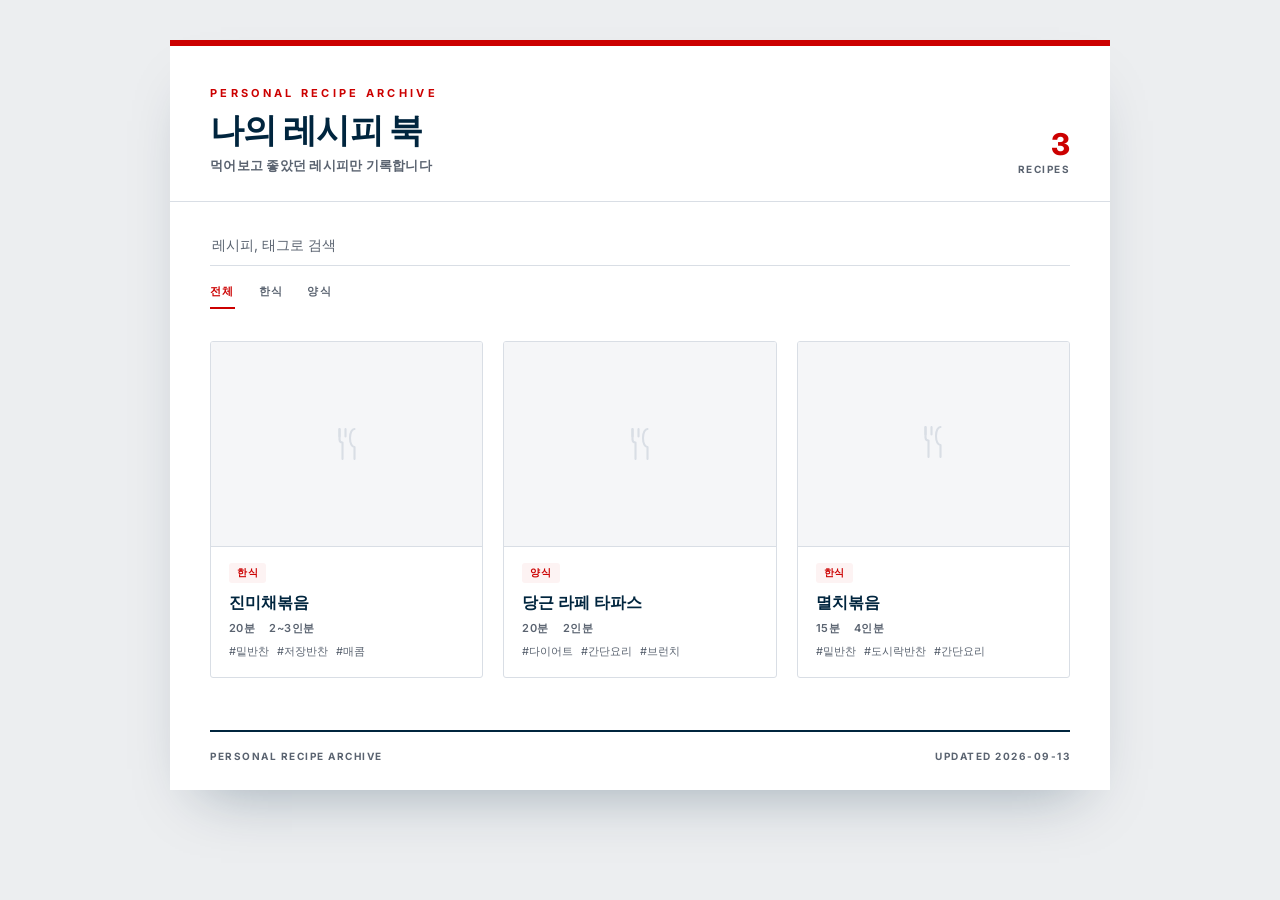
<file: index.html>
<!DOCTYPE html>
<html lang="ko">
<head>
<meta charset="UTF-8">
<meta name="viewport" content="width=device-width, initial-scale=1.0">
<title>나의 레시피 북</title>
<link rel="preconnect" href="https://fonts.googleapis.com">
<link rel="preconnect" href="https://fonts.gstatic.com" crossorigin>
<link href="https://fonts.googleapis.com/css2?family=Inter:wght@400;500;600;700;800&display=swap" rel="stylesheet">
<link rel="stylesheet" href="assets/css/style.css">
</head>
<body>

<div class="sheet">
  <div class="top-bar"></div>

  <header class="cover">
    <div>
      <div class="eyebrow">Personal Recipe Archive</div>
      <h1>나의 레시피 북</h1>
      <div class="sub">먹어보고 좋았던 레시피만 기록합니다</div>
    </div>
    <div class="cover-stat">
      <span class="stat-num" id="recipe-count">0</span>
      <span class="stat-label">Recipes</span>
    </div>
  </header>

  <div class="controls">
    <div class="search-box">
      <input type="text" id="search-input" placeholder="레시피, 태그로 검색">
    </div>
    <div class="filter-row" id="filter-row"></div>
  </div>

  <main class="grid" id="grid"></main>

  <div class="sheet-footer">
    <span>Personal Recipe Archive</span>
    <span id="footer-updated"></span>
  </div>
</div>

<script src="assets/js/recipes-data.js"></script>
<script src="assets/js/app.js"></script>
<script>initGridPage();</script>
</body>
</html>
</file>
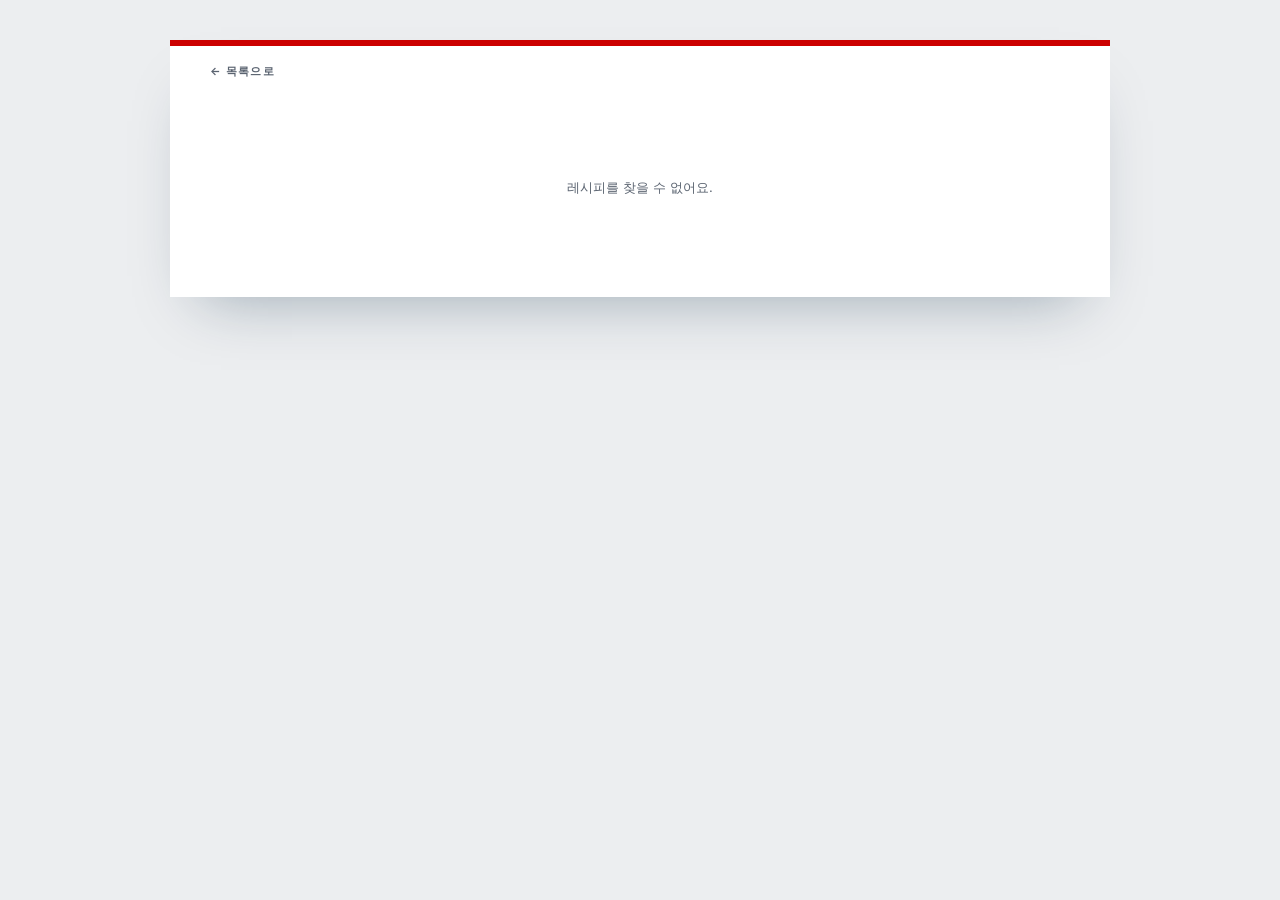
<file: recipe.html>
<!DOCTYPE html>
<html lang="ko">
<head>
<meta charset="UTF-8">
<meta name="viewport" content="width=device-width, initial-scale=1.0">
<title>레시피 · 나의 레시피 북</title>
<link rel="preconnect" href="https://fonts.googleapis.com">
<link rel="preconnect" href="https://fonts.gstatic.com" crossorigin>
<link href="https://fonts.googleapis.com/css2?family=Inter:wght@400;500;600;700;800&display=swap" rel="stylesheet">
<link rel="stylesheet" href="assets/css/style.css">
</head>
<body>

<div class="sheet" id="detail-wrap"></div>

<script src="assets/js/recipes-data.js"></script>
<script src="assets/js/app.js"></script>
<script>initDetailPage();</script>
</body>
</html>
</file>
<file: assets/css/style.css>
/* ---------- Bain Red 스타일: 레드+네이비, Inter, 큰 숫자, 얇은 구분선 ---------- */
:root {
  color-scheme: light dark;
  --red: #CC0000;
  --red-dark: #9b0000;
  --navy: #00253E;
  --paper: #ffffff;
  --page-bg: #eceef0;
  --line: #d9dee5;
  --muted: #5a6370;
  --soft: #f5f6f8;
  --tint: #fdf3f3;
}

@media (prefers-color-scheme: dark) {
  :root:not([data-theme="light"]) {
    --red: #ff5c5c;
    --red-dark: #ff8080;
    --navy: #e8edf2;
    --paper: #141a21;
    --page-bg: #0b0e12;
    --line: #2a323c;
    --muted: #97a3b0;
    --soft: #1b222a;
    --tint: #2a1618;
  }
}

:root[data-theme="dark"] {
  --red: #ff5c5c;
  --red-dark: #ff8080;
  --navy: #e8edf2;
  --paper: #141a21;
  --page-bg: #0b0e12;
  --line: #2a323c;
  --muted: #97a3b0;
  --soft: #1b222a;
  --tint: #2a1618;
}

* { box-sizing: border-box; }

html, body {
  margin: 0;
  padding: 0;
  background: var(--page-bg);
  color: var(--navy);
  font-family: "Inter", "Apple SD Gothic Neo", "Malgun Gothic", -apple-system, "Segoe UI", sans-serif;
  word-break: keep-all;
}

a { color: inherit; text-decoration: none; }
img { max-width: 100%; display: block; }

/* ---------- 시트(카드형 페이지 컨테이너) ---------- */
.sheet {
  max-width: 940px;
  margin: 40px auto;
  background: var(--paper);
  box-shadow: 0 30px 60px -30px rgba(0, 37, 62, 0.35);
  overflow: hidden;
}

.top-bar { height: 6px; background: var(--red); }

/* ---------- 헤더 ---------- */
.cover {
  padding: 40px 40px 26px;
  border-bottom: 1px solid var(--line);
  display: flex;
  align-items: flex-end;
  justify-content: space-between;
  gap: 20px;
  flex-wrap: wrap;
}

.eyebrow {
  font-size: 11px;
  letter-spacing: 0.3em;
  text-transform: uppercase;
  color: var(--red);
  font-weight: 700;
  margin-bottom: 10px;
}

.cover h1 {
  font-size: clamp(26px, 4vw, 34px);
  font-weight: 800;
  letter-spacing: -0.02em;
  color: var(--navy);
  margin: 0 0 8px;
  line-height: 1.15;
}

.cover .sub {
  color: var(--muted);
  font-size: 13px;
  font-weight: 600;
  letter-spacing: 0.02em;
}

.cover-stat { text-align: right; flex: none; }
.cover-stat .stat-num { font-size: 30px; font-weight: 800; color: var(--red); line-height: 1; }
.cover-stat .stat-label {
  display: block;
  font-size: 10px;
  letter-spacing: 0.15em;
  color: var(--muted);
  font-weight: 700;
  text-transform: uppercase;
  margin-top: 4px;
}

/* ---------- 검색 & 필터 ---------- */
.controls { padding: 24px 40px 0; }

.search-box input {
  width: 100%;
  border: none;
  border-bottom: 1px solid var(--line);
  background: transparent;
  padding: 10px 2px 12px;
  font-size: 14px;
  color: var(--navy);
  font-family: inherit;
  outline: none;
  transition: border-color 0.15s ease;
}

.search-box input::placeholder { color: var(--muted); }
.search-box input:focus { border-color: var(--red); }

.filter-row {
  display: flex;
  flex-wrap: wrap;
  gap: 24px;
  margin: 18px 0 4px;
}

.filter-pill {
  background: none;
  border: none;
  border-bottom: 2px solid transparent;
  padding: 0 0 8px;
  font-family: inherit;
  font-size: 11px;
  font-weight: 700;
  letter-spacing: 0.12em;
  text-transform: uppercase;
  color: var(--muted);
  cursor: pointer;
  transition: color 0.15s ease, border-color 0.15s ease;
}

.filter-pill:hover { color: var(--navy); }

.filter-pill.active {
  color: var(--red);
  border-bottom-color: var(--red);
}

/* ---------- 카드 그리드 ---------- */
.grid {
  padding: 28px 40px 44px;
  display: grid;
  grid-template-columns: repeat(auto-fill, minmax(230px, 1fr));
  gap: 20px;
}

.card {
  background: var(--paper);
  border: 1px solid var(--line);
  border-radius: 3px;
  overflow: hidden;
  display: flex;
  flex-direction: column;
  transition: border-color 0.15s ease, box-shadow 0.15s ease;
}

.card:hover {
  border-color: var(--red);
  box-shadow: 0 12px 24px -12px rgba(0, 37, 62, 0.25);
}

.card:hover .card-title { color: var(--red); }

.card-image {
  aspect-ratio: 4 / 3;
  background: var(--soft);
  display: flex;
  align-items: center;
  justify-content: center;
  overflow: hidden;
}

.card-image img { width: 100%; height: 100%; object-fit: cover; }

.card-image .placeholder-icon {
  width: 36px;
  height: 36px;
  color: var(--line);
}

.card-body {
  padding: 16px 18px 18px;
  display: flex;
  flex-direction: column;
  gap: 8px;
  flex: 1;
  border-top: 1px solid var(--line);
}

.card-category {
  align-self: flex-start;
  font-size: 10px;
  font-weight: 700;
  letter-spacing: 0.06em;
  text-transform: uppercase;
  color: var(--red);
  background: var(--tint);
  border-radius: 3px;
  padding: 3px 8px;
}

.card-title {
  font-size: 16px;
  font-weight: 700;
  color: var(--navy);
  margin: 0;
  line-height: 1.4;
  transition: color 0.15s ease;
}

.card-meta {
  display: flex;
  gap: 14px;
  font-size: 11px;
  font-weight: 600;
  letter-spacing: 0.04em;
  text-transform: uppercase;
  color: var(--muted);
}

.card-tags {
  display: flex;
  flex-wrap: wrap;
  gap: 8px;
  margin-top: auto;
  font-size: 11px;
  color: var(--muted);
}

.empty-state {
  text-align: center;
  color: var(--muted);
  padding: 60px 20px;
  grid-column: 1 / -1;
  font-size: 13px;
}

/* ---------- 시트 푸터 ---------- */
.sheet-footer {
  margin: 8px 40px 0;
  padding: 18px 0 28px;
  display: flex;
  justify-content: space-between;
  align-items: center;
  border-top: 2px solid var(--navy);
}

.sheet-footer span {
  font-size: 10px;
  letter-spacing: 0.15em;
  text-transform: uppercase;
  color: var(--muted);
  font-weight: 700;
}

/* ---------- 상세 페이지 ---------- */
.detail-image {
  width: 100%;
  aspect-ratio: 16 / 9;
  background: var(--soft);
  display: flex;
  align-items: center;
  justify-content: center;
  overflow: hidden;
}

.detail-image img { width: 100%; height: 100%; object-fit: cover; }
.detail-image .placeholder-icon { width: 52px; height: 52px; color: var(--line); }

.back-link {
  display: inline-flex;
  align-items: center;
  gap: 6px;
  padding: 18px 40px 0;
  color: var(--muted);
  font-size: 11px;
  font-weight: 700;
  letter-spacing: 0.1em;
  text-transform: uppercase;
}

.back-link:hover { color: var(--red); }

.detail-body { padding: 18px 40px 0; }

.detail-category {
  display: inline-block;
  font-size: 10px;
  font-weight: 700;
  letter-spacing: 0.06em;
  text-transform: uppercase;
  color: var(--red);
  background: var(--tint);
  border-radius: 3px;
  padding: 3px 8px;
  margin-bottom: 12px;
}

.detail-title {
  font-size: clamp(24px, 4vw, 32px);
  font-weight: 800;
  letter-spacing: -0.02em;
  color: var(--navy);
  margin: 0 0 14px;
  line-height: 1.2;
}

.detail-meta {
  display: flex;
  gap: 20px;
  font-size: 12px;
  font-weight: 600;
  letter-spacing: 0.04em;
  text-transform: uppercase;
  color: var(--muted);
  margin-bottom: 16px;
}

.detail-tags {
  display: flex;
  flex-wrap: wrap;
  gap: 8px;
  font-size: 11px;
  color: var(--muted);
  margin-bottom: 24px;
  padding-bottom: 20px;
  border-bottom: 1px solid var(--line);
}

.memo-box {
  background: var(--tint);
  border-left: 3px solid var(--red);
  border-radius: 2px;
  padding: 16px 18px;
  font-size: 14px;
  line-height: 1.7;
  color: var(--navy);
  margin-bottom: 8px;
}

.memo-box b {
  color: var(--red);
  font-size: 10px;
  letter-spacing: 0.15em;
  text-transform: uppercase;
  display: block;
  margin-bottom: 6px;
}

section.block { padding: 30px 40px 6px; }

.section-head { display: flex; align-items: baseline; gap: 12px; }
.sec-num { font-size: 24px; font-weight: 800; color: var(--red); line-height: 1; }
.sec-title-wrap .sec-eyebrow {
  font-size: 10px;
  letter-spacing: 0.25em;
  text-transform: uppercase;
  color: var(--muted);
  font-weight: 700;
  margin-bottom: 2px;
}
.sec-title-wrap h2 {
  font-size: 17px;
  font-weight: 700;
  color: var(--navy);
  margin: 0;
  letter-spacing: -0.01em;
}

.head-rule { width: 44px; height: 3px; background: var(--red); margin: 14px 0 4px; }

.ingredient-list,
.step-list {
  list-style: none;
  padding: 0;
  margin: 0;
}

.ingredient-list li,
.step-list li {
  display: flex;
  gap: 14px;
  padding: 14px 0;
  border-top: 1px solid var(--line);
  font-size: 14.5px;
  line-height: 1.65;
  color: var(--navy);
}

.ingredient-list li:first-child,
.step-list li:first-child { border-top: none; }

.ingredient-list li::before,
.step-list li::before {
  counter-increment: line;
  content: counter(line, decimal-leading-zero);
  flex: none;
  font-size: 12px;
  font-weight: 800;
  color: var(--red);
  padding-top: 1px;
}

.ingredient-list,
.step-list { counter-reset: line; }

.source-line {
  font-size: 12px;
  color: var(--muted);
  padding: 4px 0 0;
}

.source-line a {
  color: var(--red);
  text-decoration: underline;
}

.not-found {
  text-align: center;
  padding: 100px 20px;
  color: var(--muted);
  font-size: 13px;
}

@media (max-width: 560px) {
  .cover, .controls, .grid, section.block, .detail-body, .sheet-footer { padding-left: 22px; padding-right: 22px; }
  .back-link { padding-left: 22px; }
}
</file>
